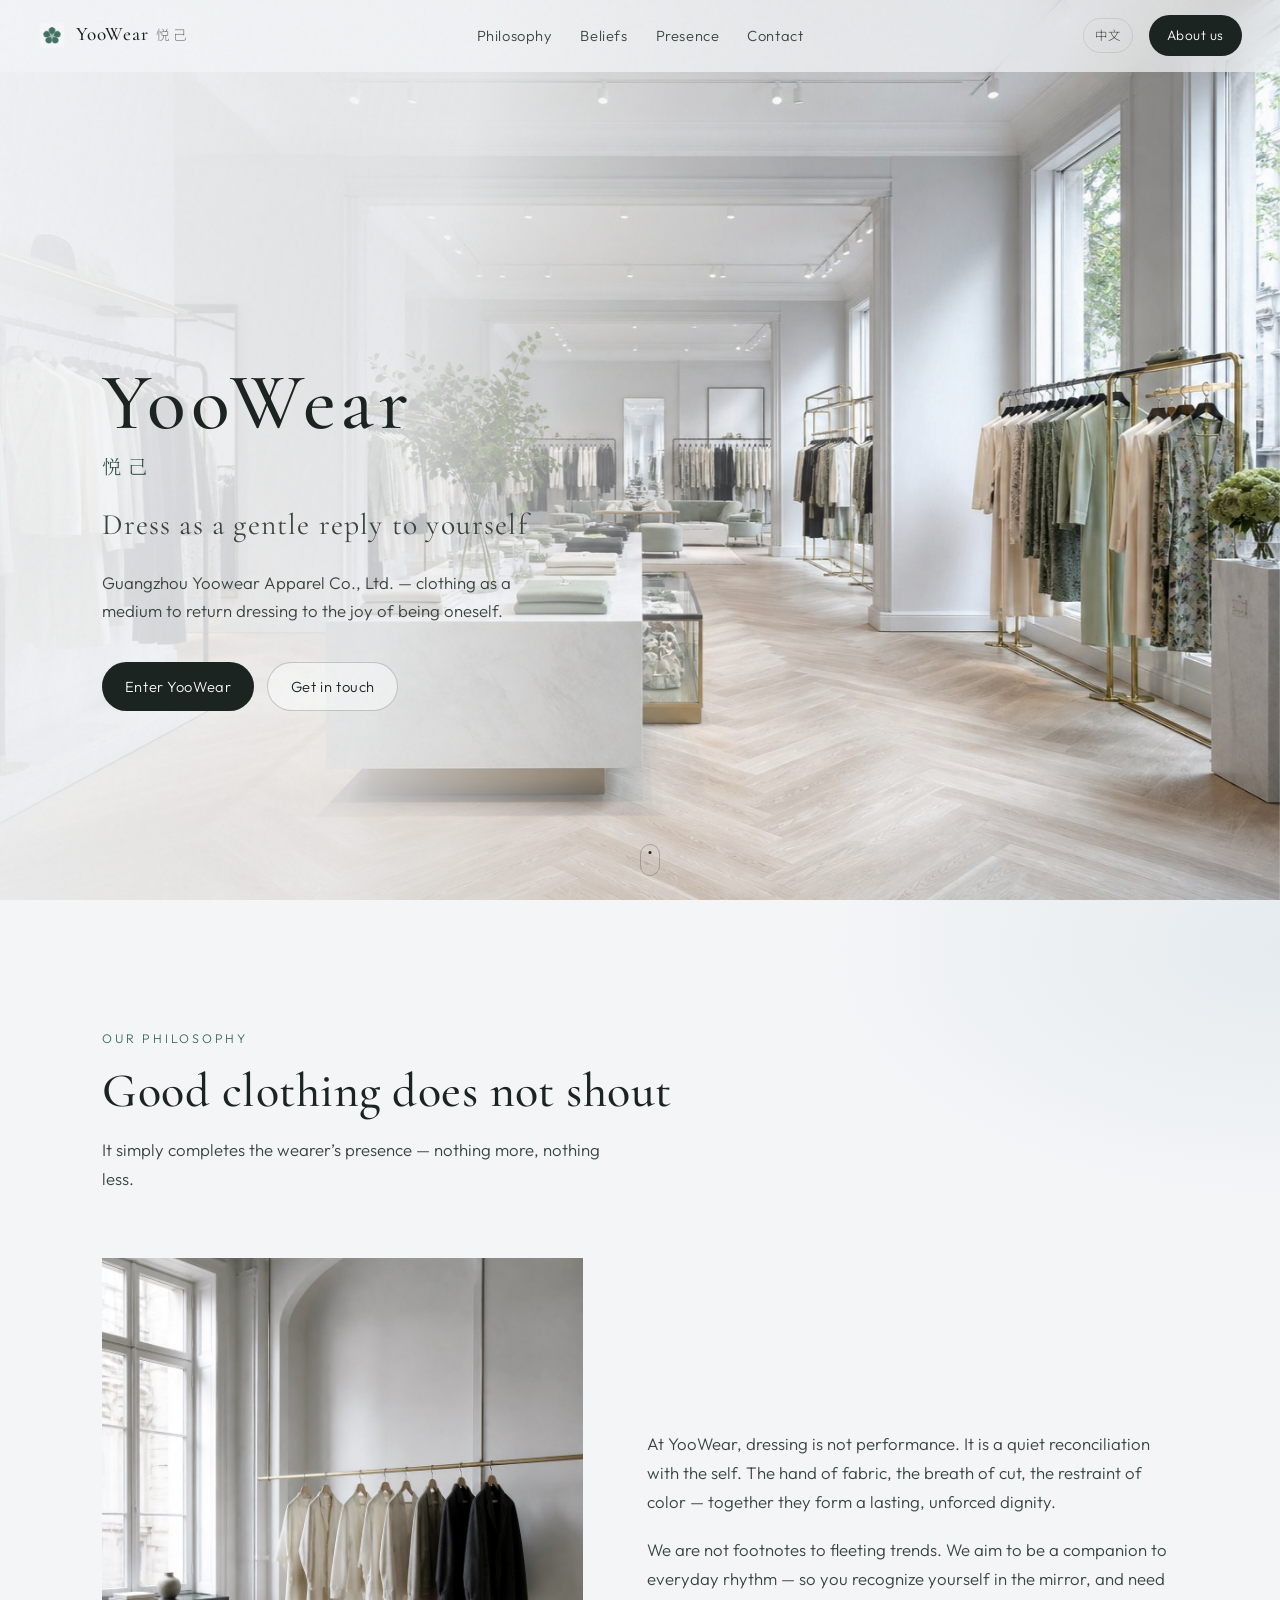
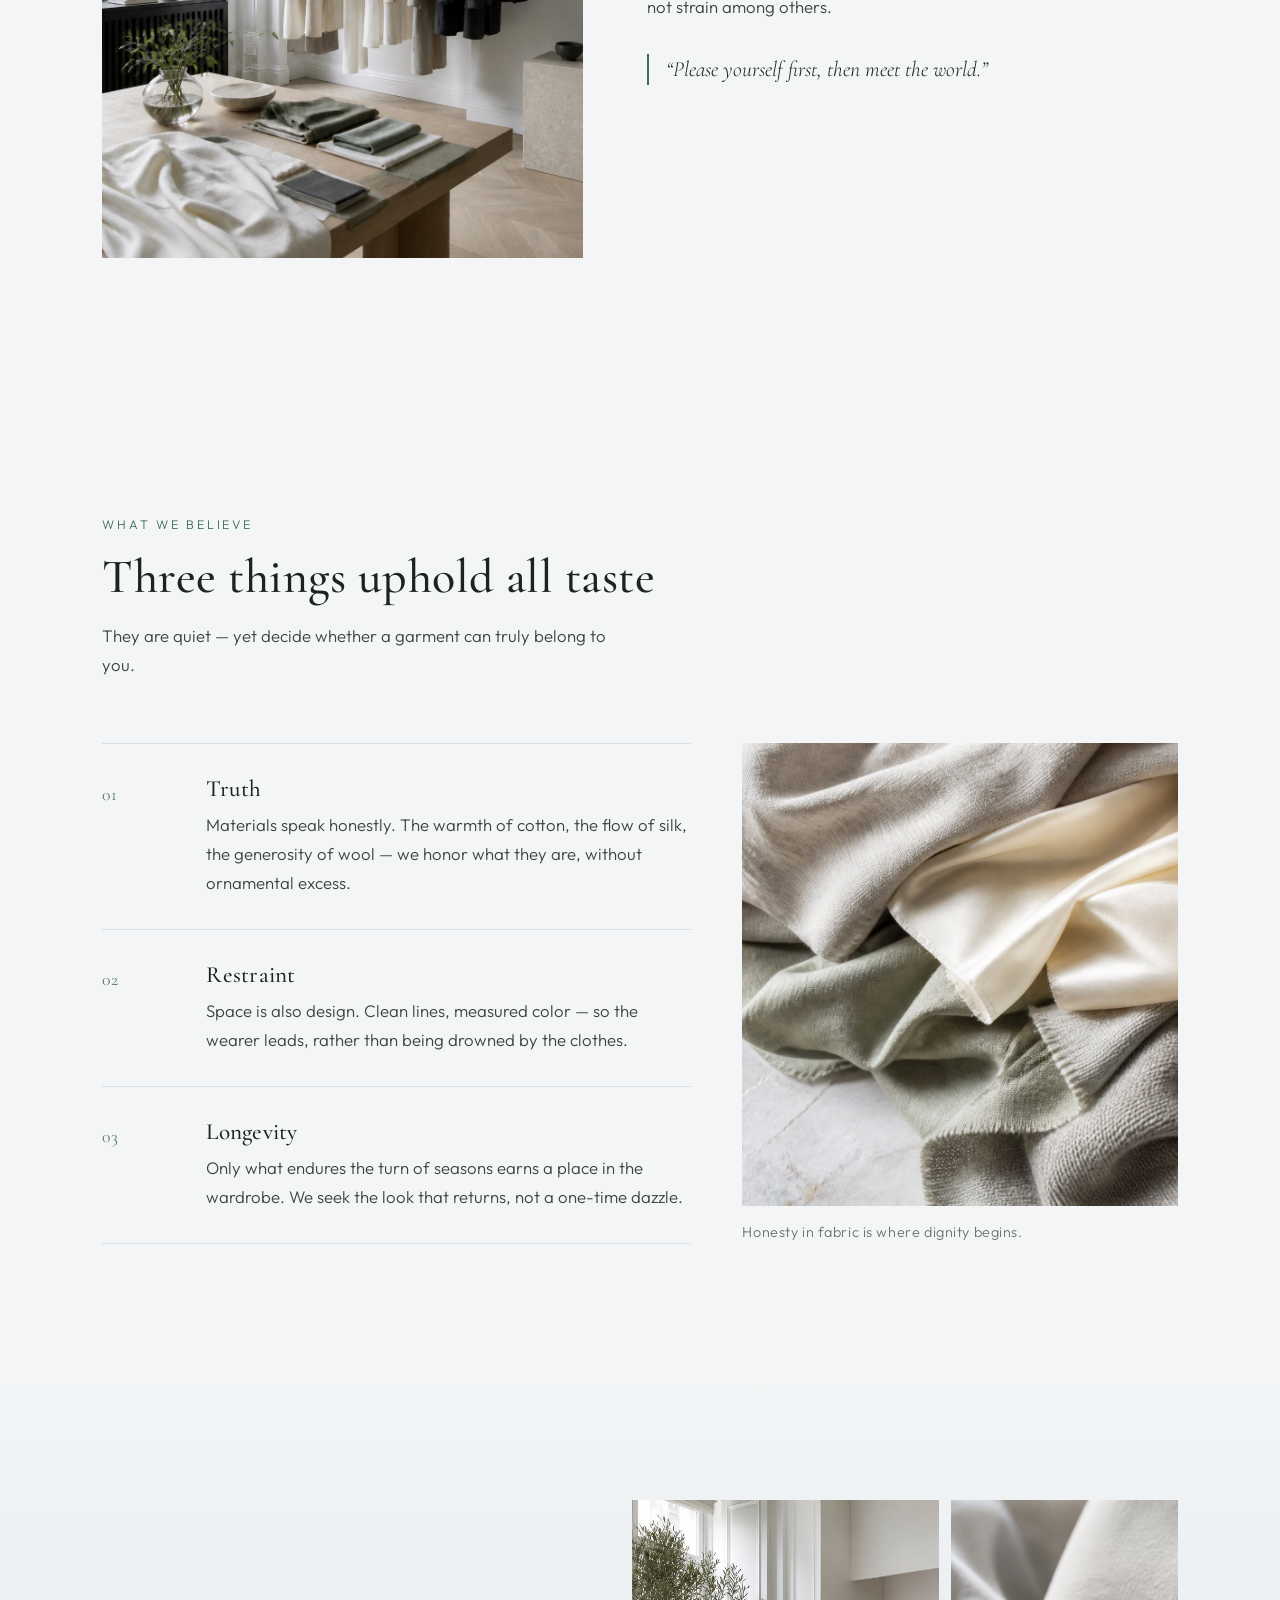
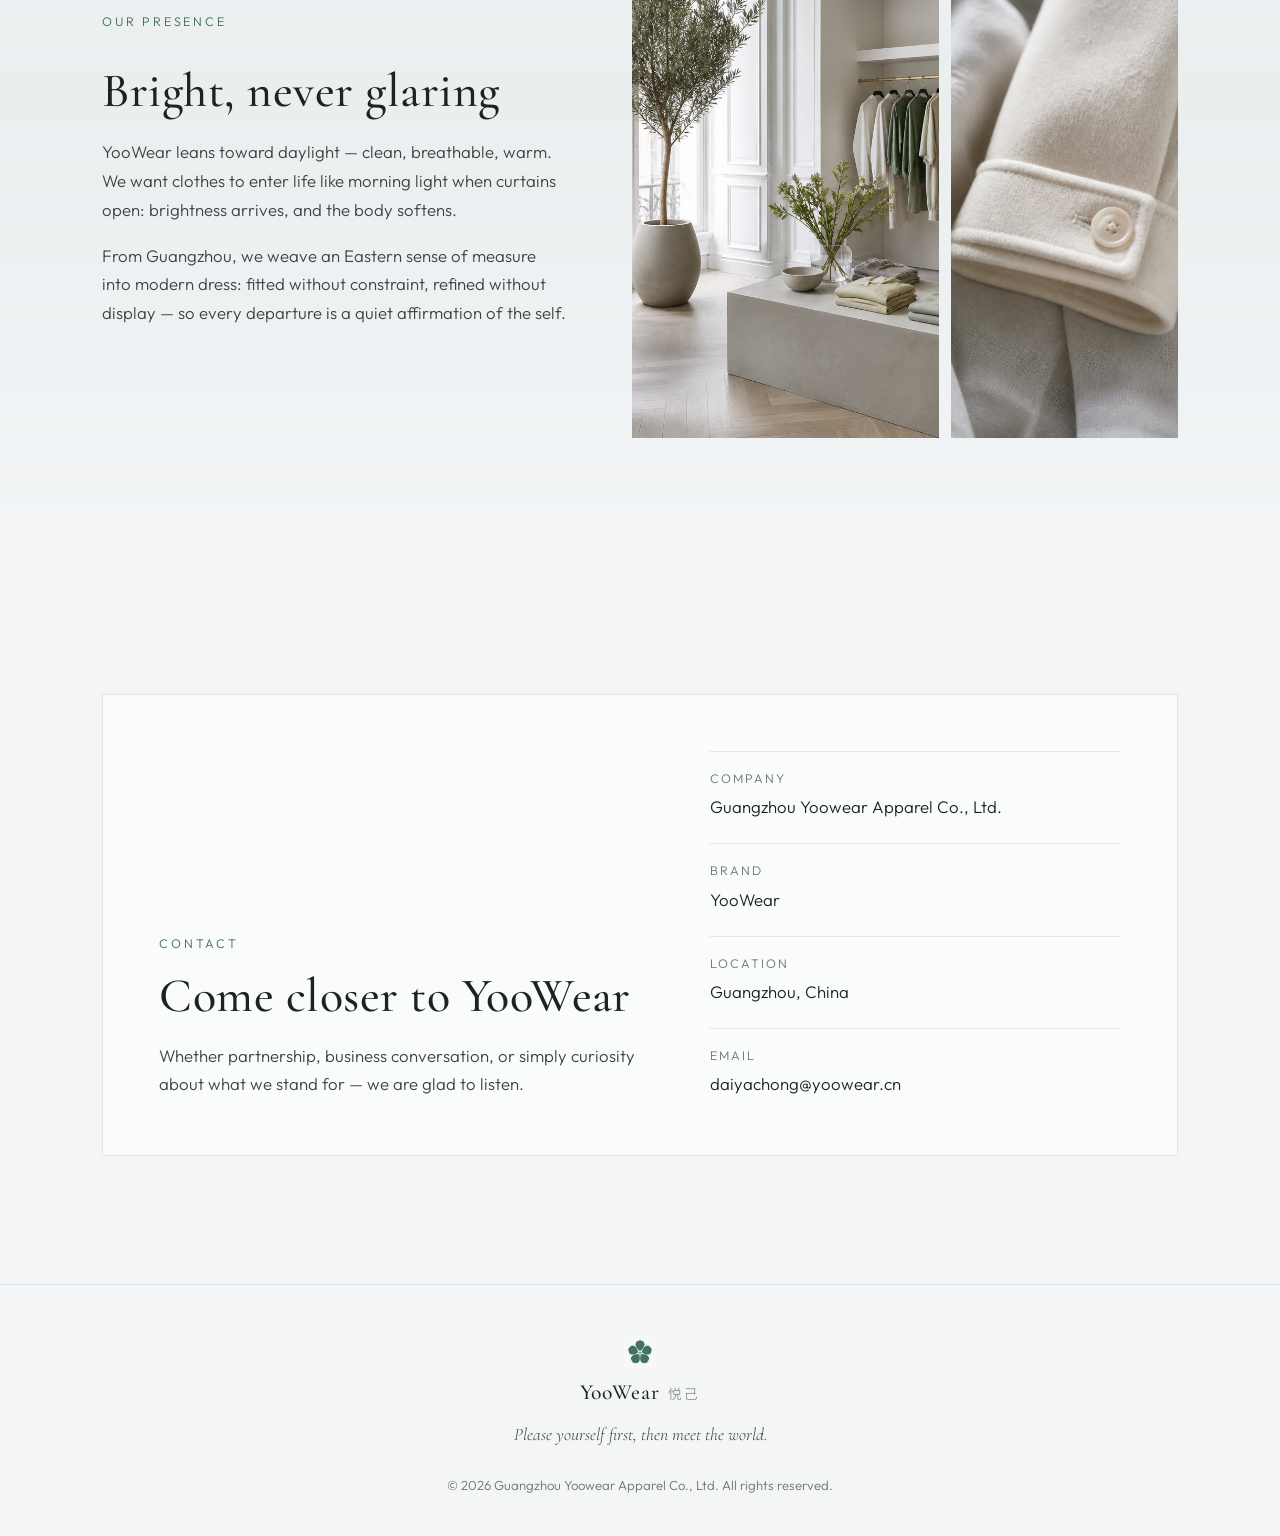
<file: index.html>
<!DOCTYPE html>
<html lang="zh-CN">
  <head>
    <meta charset="UTF-8" />
    <meta name="viewport" content="width=device-width, initial-scale=1.0" />
    <meta
      name="description"
      content="广州悦己服装有限公司（YooWear）——以衣为媒，让穿着回归悦己本心。"
    />
    <meta name="theme-color" content="#f3f5f7" />
    <meta property="og:title" content="YooWear 悦己 | 广州悦己服装有限公司" />
    <meta
      property="og:description"
      content="衣着，是对自己温柔的回应。Bright clothing philosophy from Guangzhou."
    />
    <meta property="og:type" content="website" />
    <meta property="og:image" content="assets/images/hero.jpg" />
    <link rel="icon" type="image/png" href="assets/favicon.png" />
    <link rel="preconnect" href="https://fonts.googleapis.com" />
    <link rel="preconnect" href="https://fonts.gstatic.com" crossorigin />
    <link
      href="https://fonts.googleapis.com/css2?family=Cormorant+Garamond:ital,wght@0,400;0,500;0,600;1,400&family=Noto+Sans+SC:wght@300;400;500&family=Noto+Serif+SC:wght@400;500;600&family=Outfit:wght@300;400;500&display=swap"
      rel="stylesheet"
    />
    <link rel="stylesheet" href="css/styles.css" />
    <title>YooWear 悦己 | 广州悦己服装有限公司</title>
  </head>
  <body>
    <div class="noise" aria-hidden="true"></div>

    <header class="site-header" id="top">
      <a class="brand" href="#top" aria-label="YooWear">
        <img class="brand-mark-img" src="assets/mark.png" alt="" width="64" height="64" />
        <span class="brand-text">
          <span class="brand-en">YooWear</span>
          <span class="brand-zh" data-i18n="brand.zh">悦己</span>
        </span>
      </a>
      <nav class="nav" aria-label="Primary">
        <a href="#philosophy" data-i18n="nav.philosophy">理念</a>
        <a href="#beliefs" data-i18n="nav.beliefs">信念</a>
        <a href="#presence" data-i18n="nav.presence">姿态</a>
        <a href="#contact" data-i18n="nav.contact">联络</a>
      </nav>
      <div class="header-actions">
        <button
          type="button"
          class="lang-switch"
          id="langSwitch"
          aria-label="Switch language"
        >
          <span data-lang-label>EN</span>
        </button>
        <a class="header-cta" href="#contact" data-i18n="nav.cta">了解我们</a>
      </div>
      <button
        type="button"
        class="menu-toggle"
        id="menuToggle"
        aria-expanded="false"
        aria-controls="mobileNav"
        aria-label="Menu"
      >
        <span></span><span></span>
      </button>
    </header>

    <div class="mobile-nav" id="mobileNav" hidden>
      <a href="#philosophy" data-i18n="nav.philosophy">理念</a>
      <a href="#beliefs" data-i18n="nav.beliefs">信念</a>
      <a href="#presence" data-i18n="nav.presence">姿态</a>
      <a href="#contact" data-i18n="nav.contact">联络</a>
      <button type="button" class="lang-switch mobile" id="langSwitchMobile">
        <span data-lang-label>EN</span>
      </button>
    </div>

    <main>
      <section class="hero" aria-label="Hero">
        <div class="hero-media">
          <img
            src="assets/images/hero.jpg"
            alt=""
            width="1920"
            height="1280"
            fetchpriority="high"
          />
          <div class="hero-veil" aria-hidden="true"></div>
        </div>
        <div class="hero-content">
          <p class="hero-brand">YooWear</p>
          <p class="hero-brand-zh" data-i18n="brand.zh">悦己</p>
          <h1 data-i18n="hero.title">衣着，是对自己温柔的回应</h1>
          <p class="hero-lead" data-i18n="hero.lead">
            广州悦己服装有限公司，以衣为媒，让穿着回归悦己本心。
          </p>
          <div class="hero-actions">
            <a class="btn btn-primary" href="#philosophy" data-i18n="hero.cta">走进悦己</a>
            <a class="btn btn-ghost" href="#contact" data-i18n="hero.secondary">与我们联络</a>
          </div>
        </div>
        <a class="scroll-hint" href="#philosophy" aria-hidden="true">
          <span></span>
        </a>
      </section>

      <section class="section philosophy" id="philosophy">
        <div class="section-intro">
          <p class="eyebrow" data-i18n="philosophy.eyebrow">我们的理念</p>
          <h2 data-i18n="philosophy.title">好的服装不喧哗</h2>
          <p class="section-lead" data-i18n="philosophy.lead">
            它只恰到好处地成就穿着者的气场——不多一分，也不少一分。
          </p>
        </div>
        <div class="philosophy-grid">
          <figure class="philosophy-visual reveal">
            <img
              src="assets/images/atelier.jpg"
              alt=""
              width="1400"
              height="933"
              loading="lazy"
            />
          </figure>
          <div class="philosophy-copy reveal">
            <p data-i18n="philosophy.p1">
              悦己相信，穿衣不是表演，而是日常里与自我的一次次和解。面料的触感、版型的呼吸、色彩的克制，共同构成一种安静而持久的体面。
            </p>
            <p data-i18n="philosophy.p2">
              我们不做短暂的潮流注脚，而愿成为陪伴生活节奏的衣着伙伴——让人在镜前认出自己，在人群中不必用力。
            </p>
            <blockquote data-i18n="philosophy.quote">
              「先悦己，再示人。」
            </blockquote>
          </div>
        </div>
      </section>

      <section class="section beliefs" id="beliefs">
        <div class="section-intro">
          <p class="eyebrow" data-i18n="beliefs.eyebrow">我们相信</p>
          <h2 data-i18n="beliefs.title">三件事，撑起全部审美</h2>
          <p class="section-lead" data-i18n="beliefs.lead">
            它们不响亮，却决定一件衣服能否真正属于你。
          </p>
        </div>
        <div class="beliefs-body">
        <ol class="belief-list">
          <li class="belief reveal">
            <span class="belief-index">01</span>
            <div>
              <h3 data-i18n="beliefs.b1.title">本真</h3>
              <p data-i18n="beliefs.b1.text">
                材质如实说话。棉的温度、丝的流动、羊毛的包容——我们尊重它们本来的样子，不堆砌多余的装饰。
              </p>
            </div>
          </li>
          <li class="belief reveal">
            <span class="belief-index">02</span>
            <div>
              <h3 data-i18n="beliefs.b2.title">克制</h3>
              <p data-i18n="beliefs.b2.text">
                留白也是设计。线条干净，色彩节制，让穿着者成为主角，而不是被衣服淹没。
              </p>
            </div>
          </li>
          <li class="belief reveal">
            <span class="belief-index">03</span>
            <div>
              <h3 data-i18n="beliefs.b3.title">长久</h3>
              <p data-i18n="beliefs.b3.text">
                经得起季节轮转的，才配得上衣柜里的位置。我们追求可反复穿着的耐看，而非一次性的惊艳。
              </p>
            </div>
          </li>
        </ol>
        <figure class="beliefs-visual reveal">
          <img
            src="assets/images/fabric.jpg"
            alt=""
            width="1400"
            height="933"
            loading="lazy"
          />
          <figcaption data-i18n="beliefs.caption">
            面料的诚实，是一切体面的起点。
          </figcaption>
        </figure>
        </div>
      </section>

      <section class="section presence" id="presence">
        <div class="presence-layout">
          <div class="presence-copy reveal">
            <p class="eyebrow" data-i18n="presence.eyebrow">我们的姿态</p>
            <h2 data-i18n="presence.title">明亮，却不刺眼</h2>
            <p data-i18n="presence.p1">
              悦己的审美倾向日光——干净、透气、带着温度。我们希望衣服走进生活时，像清晨拉开窗帘的那一刻：光线进来，人也松弛下来。
            </p>
            <p data-i18n="presence.p2">
              从广州出发，我们把东方对「分寸」的理解织进现代衣着：合身而不局促，讲究而不张扬，让每一次出门，都是对自我的轻轻肯定。
            </p>
          </div>
          <div class="presence-gallery">
            <figure class="reveal">
              <img
                src="assets/images/space.jpg"
                alt=""
                width="1400"
                height="933"
                loading="lazy"
              />
            </figure>
            <figure class="reveal">
              <img
                src="assets/images/detail.jpg"
                alt=""
                width="1200"
                height="800"
                loading="lazy"
              />
            </figure>
          </div>
        </div>
      </section>

      <section class="section contact" id="contact">
        <div class="contact-panel reveal">
          <div class="contact-copy">
            <p class="eyebrow" data-i18n="contact.eyebrow">联络</p>
            <h2 data-i18n="contact.title">欢迎走近悦己</h2>
            <p class="section-lead" data-i18n="contact.lead">
              无论是品牌合作、商务洽谈，或只是想了解我们在坚持什么——我们乐于倾听。
            </p>
          </div>
          <dl class="contact-details">
            <div>
              <dt data-i18n="contact.company">公司</dt>
              <dd data-i18n="contact.companyValue">广州悦己服装有限公司</dd>
            </div>
            <div>
              <dt data-i18n="contact.brand">品牌</dt>
              <dd>YooWear</dd>
            </div>
            <div>
              <dt data-i18n="contact.location">所在地</dt>
              <dd data-i18n="contact.locationValue">中国 · 广州</dd>
            </div>
            <div>
              <dt data-i18n="contact.email">邮箱</dt>
              <dd>
                <a href="mailto:daiyachong@yoowear.cn">daiyachong@yoowear.cn</a>
              </dd>
            </div>
          </dl>
        </div>
      </section>
    </main>

    <footer class="site-footer">
      <div class="footer-brand">
        <img class="footer-mark" src="assets/mark.png" alt="" width="64" height="64" />
        <div class="footer-brand-text">
          <span class="brand-en">YooWear</span>
          <span class="brand-zh" data-i18n="brand.zh">悦己</span>
        </div>
      </div>
      <p class="footer-tagline" data-i18n="footer.tagline">
        先悦己，再示人。
      </p>
      <p class="footer-copy">
        <span data-i18n="footer.rights">© 2026 广州悦己服装有限公司 保留所有权利</span>
      </p>
    </footer>

    <script src="js/i18n.js"></script>
    <script src="js/main.js"></script>
  </body>
</html>
</file>
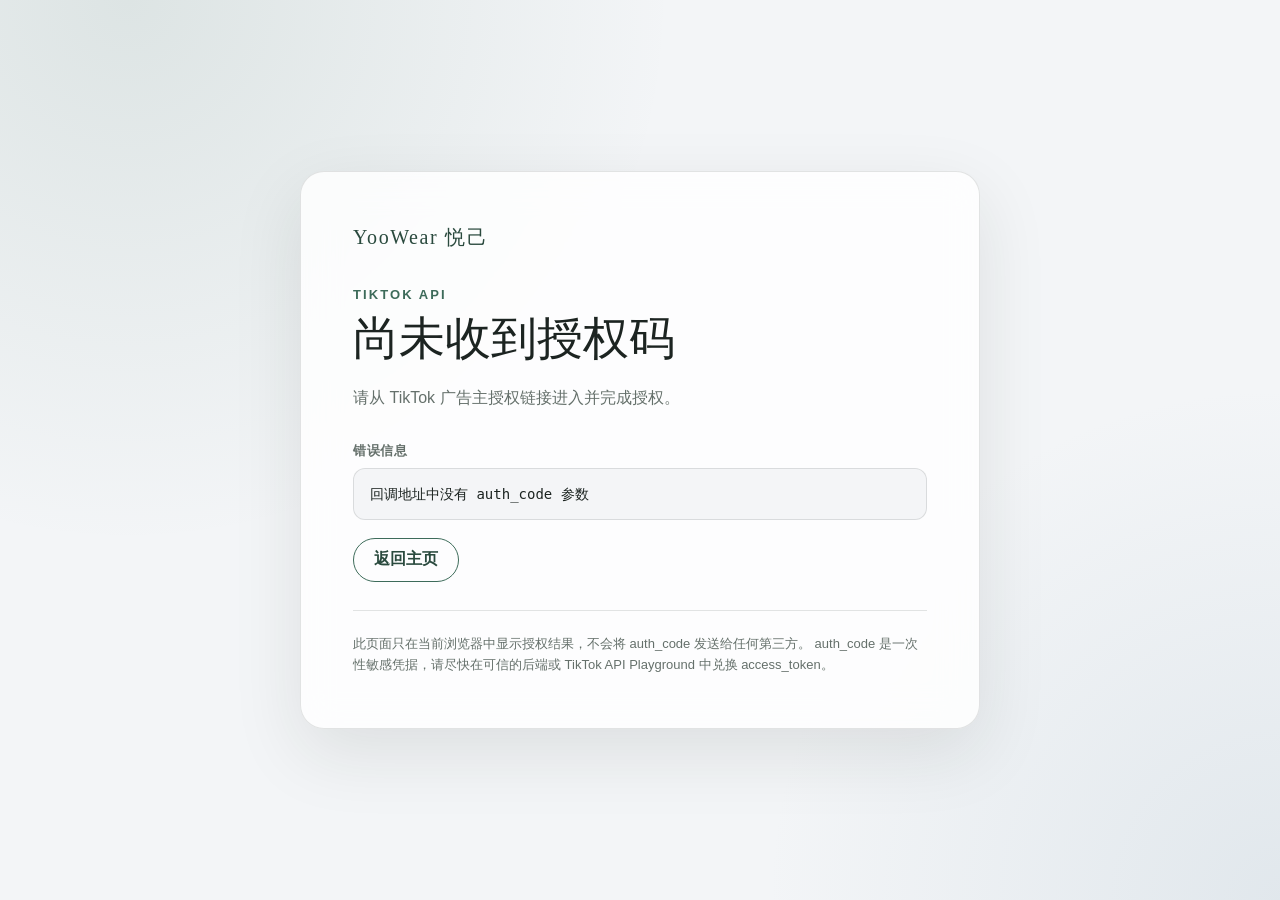
<file: tiktok/callback.html>
<!doctype html>
<html lang="zh-CN">
  <head>
    <meta charset="utf-8" />
    <meta name="viewport" content="width=device-width, initial-scale=1" />
    <meta name="robots" content="noindex, nofollow, noarchive" />
    <meta name="referrer" content="no-referrer" />
    <meta name="theme-color" content="#f3f5f7" />
    <meta
      http-equiv="Content-Security-Policy"
      content="default-src 'none'; img-src 'self'; style-src 'unsafe-inline'; script-src 'unsafe-inline'; connect-src 'none'; base-uri 'none'; form-action 'none'"
    />
    <link rel="icon" type="image/png" href="../assets/favicon.png" />
    <title>TikTok 授权回调 | YooWear 悦己</title>
    <style>
      :root {
        color-scheme: light;
        --bg: #f3f5f7;
        --panel: rgba(255, 255, 255, 0.82);
        --ink: #1c2421;
        --muted: #65706b;
        --line: rgba(28, 36, 33, 0.12);
        --accent: #3d6b5a;
        --accent-dark: #2a4a3e;
        --success: #2f7258;
        --error: #a3453d;
      }

      * {
        box-sizing: border-box;
      }

      body {
        margin: 0;
        min-height: 100vh;
        display: grid;
        place-items: center;
        padding: 24px;
        color: var(--ink);
        background:
          radial-gradient(circle at 10% 0%, rgba(61, 107, 90, 0.12), transparent 34rem),
          radial-gradient(circle at 100% 100%, rgba(161, 183, 198, 0.22), transparent 32rem),
          var(--bg);
        font-family: -apple-system, BlinkMacSystemFont, "Segoe UI", "Noto Sans SC", sans-serif;
      }

      main {
        width: min(100%, 680px);
        padding: clamp(28px, 6vw, 52px);
        background: var(--panel);
        border: 1px solid var(--line);
        border-radius: 24px;
        box-shadow: 0 24px 70px rgba(28, 36, 33, 0.1);
        backdrop-filter: blur(18px);
      }

      .brand {
        margin: 0 0 36px;
        color: var(--accent-dark);
        font-family: Georgia, "Noto Serif SC", serif;
        font-size: 20px;
        letter-spacing: 0.08em;
      }

      .eyebrow {
        margin: 0 0 10px;
        color: var(--accent);
        font-size: 13px;
        font-weight: 600;
        letter-spacing: 0.16em;
        text-transform: uppercase;
      }

      h1 {
        margin: 0;
        font-family: Georgia, "Noto Serif SC", serif;
        font-size: clamp(30px, 6vw, 46px);
        font-weight: 500;
        line-height: 1.18;
      }

      .message {
        margin: 18px 0 0;
        color: var(--muted);
        font-size: 16px;
        line-height: 1.7;
      }

      .result {
        display: none;
        margin-top: 30px;
      }

      .result.visible {
        display: block;
      }

      label {
        display: block;
        margin: 18px 0 8px;
        color: var(--muted);
        font-size: 13px;
        font-weight: 600;
        letter-spacing: 0.04em;
      }

      textarea,
      output {
        width: 100%;
        display: block;
        padding: 14px 16px;
        overflow-wrap: anywhere;
        color: var(--ink);
        background: rgba(243, 245, 247, 0.92);
        border: 1px solid var(--line);
        border-radius: 12px;
        font: 14px/1.6 ui-monospace, SFMono-Regular, Menlo, Consolas, monospace;
      }

      textarea {
        min-height: 118px;
        resize: vertical;
      }

      .actions {
        display: flex;
        flex-wrap: wrap;
        gap: 12px;
        margin-top: 18px;
      }

      button,
      .home-link {
        min-height: 44px;
        display: inline-flex;
        align-items: center;
        justify-content: center;
        padding: 0 20px;
        border: 1px solid var(--accent);
        border-radius: 999px;
        font: inherit;
        font-weight: 600;
        text-decoration: none;
        cursor: pointer;
      }

      button {
        color: white;
        background: var(--accent);
      }

      button:hover {
        background: var(--accent-dark);
      }

      button:focus-visible,
      .home-link:focus-visible {
        outline: 3px solid rgba(61, 107, 90, 0.24);
        outline-offset: 3px;
      }

      .home-link {
        color: var(--accent-dark);
        background: transparent;
      }

      .notice {
        margin: 28px 0 0;
        padding-top: 22px;
        color: var(--muted);
        border-top: 1px solid var(--line);
        font-size: 13px;
        line-height: 1.65;
      }

      .success {
        color: var(--success);
      }

      .error {
        color: var(--error);
      }

      @media (max-width: 520px) {
        body {
          padding: 14px;
        }

        main {
          padding: 28px 22px;
          border-radius: 18px;
        }

        .actions > * {
          width: 100%;
        }
      }
    </style>
  </head>
  <body>
    <main>
      <p class="brand">YooWear 悦己</p>
      <p class="eyebrow">TikTok API</p>
      <h1 id="title">正在处理授权结果</h1>
      <p class="message" id="message" role="status" aria-live="polite">
        正在读取 TikTok 返回的信息……
      </p>

      <section class="result" id="successResult" aria-labelledby="authCodeLabel">
        <label id="authCodeLabel" for="authCode">auth_code</label>
        <textarea id="authCode" readonly spellcheck="false"></textarea>

        <label for="stateValue">state</label>
        <output id="stateValue">未提供</output>

        <div class="actions">
          <button type="button" id="copyButton">复制 auth_code</button>
          <a class="home-link" href="../">返回主页</a>
        </div>
      </section>

      <section class="result" id="errorResult">
        <label>错误信息</label>
        <output id="errorValue"></output>
        <div class="actions">
          <a class="home-link" href="../">返回主页</a>
        </div>
      </section>

      <p class="notice">
        此页面只在当前浏览器中显示授权结果，不会将 auth_code 发送给任何第三方。
        auth_code 是一次性敏感凭据，请尽快在可信的后端或 TikTok API Playground 中兑换 access_token。
      </p>
    </main>

    <script>
      (() => {
        const params = new URLSearchParams(window.location.search);
        const authCode = params.get("auth_code");
        const state = params.get("state");
        const error = params.get("error");
        const errorDescription = params.get("error_description");

        const title = document.getElementById("title");
        const message = document.getElementById("message");
        const successResult = document.getElementById("successResult");
        const errorResult = document.getElementById("errorResult");
        const authCodeField = document.getElementById("authCode");
        const stateValue = document.getElementById("stateValue");
        const copyButton = document.getElementById("copyButton");

        if (authCode) {
          title.textContent = "TikTok 授权成功";
          message.textContent = "已收到授权码，请复制后尽快兑换 access_token。";
          message.classList.add("success");
          authCodeField.value = authCode;
          stateValue.textContent = state || "未提供";
          successResult.classList.add("visible");

          copyButton.addEventListener("click", async () => {
            try {
              await navigator.clipboard.writeText(authCode);
            } catch {
              authCodeField.focus();
              authCodeField.select();
              document.execCommand("copy");
            }

            copyButton.textContent = "已复制";
            window.setTimeout(() => {
              copyButton.textContent = "复制 auth_code";
            }, 1800);
          });
          return;
        }

        title.textContent = error ? "TikTok 授权未完成" : "尚未收到授权码";
        message.textContent = error
          ? "TikTok 返回了错误，请检查授权操作后重试。"
          : "请从 TikTok 广告主授权链接进入并完成授权。";
        if (error) {
          message.classList.add("error");
        }
        document.getElementById("errorValue").textContent =
          errorDescription || error || "回调地址中没有 auth_code 参数";
        errorResult.classList.add("visible");
      })();
    </script>
  </body>
</html>
</file>
<file: css/styles.css>
:root {
  --bg: #f3f5f7;
  --bg-elevated: #fafbfc;
  --ink: #1c2421;
  --ink-soft: #3a4540;
  --muted: #6b7570;
  --line: rgba(28, 36, 33, 0.1);
  --accent: #3d6b5a;
  --accent-deep: #2a4a3e;
  --accent-mist: rgba(61, 107, 90, 0.12);
  --hero-veil: linear-gradient(
    105deg,
    rgba(243, 245, 247, 0.94) 0%,
    rgba(243, 245, 247, 0.78) 38%,
    rgba(243, 245, 247, 0.18) 68%,
    rgba(243, 245, 247, 0.05) 100%
  );
  --serif-en: "Cormorant Garamond", "Noto Serif SC", Georgia, serif;
  --serif-zh: "Noto Serif SC", "Cormorant Garamond", serif;
  --sans: "Outfit", "Noto Sans SC", sans-serif;
  --sans-zh: "Noto Sans SC", "Outfit", sans-serif;
  --ease: cubic-bezier(0.22, 1, 0.36, 1);
  --header-h: 4.5rem;
  --space: clamp(1.25rem, 3vw, 2.5rem);
  --max: 72rem;
}

*,
*::before,
*::after {
  box-sizing: border-box;
}

html {
  scroll-behavior: smooth;
}

body {
  margin: 0;
  min-height: 100vh;
  color: var(--ink);
  background:
    radial-gradient(1200px 600px at 10% -10%, rgba(61, 107, 90, 0.07), transparent 55%),
    radial-gradient(900px 500px at 100% 20%, rgba(180, 198, 210, 0.22), transparent 50%),
    var(--bg);
  font-family: var(--sans-zh);
  font-weight: 300;
  font-size: 1.05rem;
  line-height: 1.7;
  -webkit-font-smoothing: antialiased;
  text-rendering: optimizeLegibility;
}

body[data-lang="en"] {
  font-family: var(--sans);
}

img {
  display: block;
  max-width: 100%;
  height: auto;
}

a {
  color: inherit;
  text-decoration: none;
}

button {
  font: inherit;
  color: inherit;
  background: none;
  border: 0;
  cursor: pointer;
}

h1,
h2,
h3 {
  margin: 0;
  font-weight: 500;
  line-height: 1.2;
  letter-spacing: 0.01em;
}

body[data-lang="zh"] h1,
body[data-lang="zh"] h2,
body[data-lang="zh"] h3,
body[data-lang="zh"] .brand-zh,
body[data-lang="zh"] blockquote {
  font-family: var(--serif-zh);
}

body[data-lang="en"] h1,
body[data-lang="en"] h2,
body[data-lang="en"] h3,
body[data-lang="en"] blockquote {
  font-family: var(--serif-en);
}

p {
  margin: 0;
}

.noise {
  pointer-events: none;
  position: fixed;
  inset: 0;
  z-index: 80;
  opacity: 0.035;
  mix-blend-mode: multiply;
  background-image: url("data:image/svg+xml,%3Csvg viewBox='0 0 200 200' xmlns='http://www.w3.org/2000/svg'%3E%3Cfilter id='n'%3E%3CfeTurbulence type='fractalNoise' baseFrequency='0.85' numOctaves='4' stitchTiles='stitch'/%3E%3C/filter%3E%3Crect width='100%25' height='100%25' filter='url(%23n)'/%3E%3C/svg%3E");
}

/* Header */
.site-header {
  position: fixed;
  inset: 0 0 auto;
  z-index: 50;
  display: grid;
  grid-template-columns: 1fr auto 1fr;
  align-items: center;
  height: var(--header-h);
  padding: 0 var(--space);
  background: rgba(243, 245, 247, 0.72);
  backdrop-filter: blur(14px);
  -webkit-backdrop-filter: blur(14px);
  border-bottom: 1px solid transparent;
  transition: border-color 0.4s var(--ease), background 0.4s var(--ease);
}

.site-header.is-scrolled {
  border-bottom-color: var(--line);
  background: rgba(243, 245, 247, 0.9);
}

.brand {
  display: inline-flex;
  align-items: center;
  gap: 0.65rem;
  justify-self: start;
}

.brand-mark-img {
  display: block;
  width: 1.7rem;
  height: 1.7rem;
  object-fit: contain;
  flex-shrink: 0;
}

.brand-logo {
  display: block;
  height: 2.25rem;
  width: auto;
  object-fit: contain;
}

.brand-mark {
  width: 0.65rem;
  height: 0.65rem;
  border-radius: 50%;
  background: var(--accent);
  box-shadow: 0 0 0 4px var(--accent-mist);
}

.brand-text {
  display: flex;
  align-items: baseline;
  gap: 0.5rem;
}

.brand-en {
  font-family: var(--serif-en);
  font-size: 1.2rem;
  font-weight: 500;
  letter-spacing: 0.04em;
  line-height: 1;
}

.brand-zh {
  font-size: 0.85rem;
  color: var(--muted);
  letter-spacing: 0.18em;
}

.nav {
  display: none;
  gap: 1.75rem;
}

.nav a,
.mobile-nav a {
  position: relative;
  font-size: 0.92rem;
  letter-spacing: 0.04em;
  color: var(--ink-soft);
  transition: color 0.25s var(--ease);
}

.nav a::after {
  content: "";
  position: absolute;
  left: 0;
  right: 0;
  bottom: -0.35rem;
  height: 1px;
  background: var(--accent);
  transform: scaleX(0);
  transform-origin: left;
  transition: transform 0.35s var(--ease);
}

.nav a:hover,
.mobile-nav a:hover {
  color: var(--ink);
}

.nav a:hover::after {
  transform: scaleX(1);
}

.header-actions {
  display: none;
  align-items: center;
  gap: 1rem;
  justify-self: end;
}

.lang-switch {
  min-width: 2.75rem;
  padding: 0.35rem 0.65rem;
  border: 1px solid var(--line);
  border-radius: 999px;
  font-size: 0.78rem;
  letter-spacing: 0.12em;
  color: var(--ink-soft);
  transition: border-color 0.25s var(--ease), color 0.25s var(--ease),
    background 0.25s var(--ease);
}

.lang-switch:hover {
  border-color: var(--accent);
  color: var(--accent-deep);
  background: var(--accent-mist);
}

.header-cta {
  padding: 0.55rem 1.1rem;
  border-radius: 999px;
  background: var(--ink);
  color: var(--bg-elevated);
  font-size: 0.85rem;
  letter-spacing: 0.04em;
  transition: background 0.25s var(--ease), transform 0.25s var(--ease);
}

.header-cta:hover {
  background: var(--accent-deep);
  transform: translateY(-1px);
}

.menu-toggle {
  justify-self: end;
  width: 2.5rem;
  height: 2.5rem;
  display: grid;
  place-content: center;
  gap: 6px;
}

.menu-toggle span {
  display: block;
  width: 1.25rem;
  height: 1.5px;
  background: var(--ink);
  transition: transform 0.3s var(--ease);
}

.menu-toggle[aria-expanded="true"] span:first-child {
  transform: translateY(3.75px) rotate(45deg);
}

.menu-toggle[aria-expanded="true"] span:last-child {
  transform: translateY(-3.75px) rotate(-45deg);
}

.mobile-nav {
  position: fixed;
  inset: var(--header-h) 0 auto;
  z-index: 45;
  display: grid;
  gap: 1.25rem;
  padding: 1.5rem var(--space) 2rem;
  background: rgba(250, 251, 252, 0.97);
  border-bottom: 1px solid var(--line);
  transform-origin: top;
  animation: drop 0.35s var(--ease);
}

.mobile-nav[hidden] {
  display: none;
}

.mobile-nav .lang-switch {
  justify-self: start;
  margin-top: 0.5rem;
}

@keyframes drop {
  from {
    opacity: 0;
    transform: translateY(-8px);
  }
  to {
    opacity: 1;
    transform: translateY(0);
  }
}

/* Hero */
.hero {
  position: relative;
  min-height: 100svh;
  display: grid;
  align-items: end;
  overflow: hidden;
}

.hero-media {
  position: absolute;
  inset: 0;
}

.hero-media img {
  width: 100%;
  height: 100%;
  object-fit: cover;
  object-position: 55% center;
  transform: scale(1.04);
  animation: heroZoom 18s var(--ease) forwards;
}

.hero-veil {
  position: absolute;
  inset: 0;
  background: var(--hero-veil);
}

.hero-content {
  position: relative;
  z-index: 2;
  width: min(100%, var(--max));
  margin: 0 auto;
  padding: calc(var(--header-h) + 4rem) var(--space) 5.5rem;
  max-width: 38rem;
  margin-left: max(var(--space), calc((100% - var(--max)) / 2));
}

.hero-brand {
  margin-bottom: 0.35rem;
  font-family: var(--serif-en);
  font-size: clamp(2.6rem, 7vw, 5rem);
  font-weight: 500;
  letter-spacing: 0.06em;
  line-height: 1.05;
  color: var(--ink);
  opacity: 0;
  animation: rise 0.9s var(--ease) 0.15s forwards;
}

.hero-brand-zh {
  margin-bottom: 1.35rem;
  font-family: var(--serif-zh);
  font-size: clamp(1rem, 2vw, 1.2rem);
  letter-spacing: 0.35em;
  color: var(--accent-deep);
  opacity: 0;
  animation: rise 0.9s var(--ease) 0.22s forwards;
}

.hero h1 {
  font-size: clamp(1.35rem, 2.8vw, 1.85rem);
  font-weight: 400;
  line-height: 1.45;
  letter-spacing: 0.04em;
  color: var(--ink-soft);
  max-width: 28rem;
  opacity: 0;
  animation: rise 1s var(--ease) 0.28s forwards;
}

body[data-lang="zh"] .hero h1 {
  letter-spacing: 0.12em;
}

.hero-lead {
  margin-top: 1.35rem;
  max-width: 28rem;
  color: var(--ink-soft);
  font-size: 1.05rem;
  opacity: 0;
  animation: rise 1s var(--ease) 0.42s forwards;
}

.hero-actions {
  display: flex;
  flex-wrap: wrap;
  gap: 0.85rem;
  margin-top: 2.25rem;
  opacity: 0;
  animation: rise 1s var(--ease) 0.55s forwards;
}

.btn {
  display: inline-flex;
  align-items: center;
  justify-content: center;
  min-height: 2.85rem;
  padding: 0.7rem 1.4rem;
  border-radius: 999px;
  font-size: 0.92rem;
  letter-spacing: 0.04em;
  transition: transform 0.25s var(--ease), background 0.25s var(--ease),
    color 0.25s var(--ease), border-color 0.25s var(--ease);
}

.btn:hover {
  transform: translateY(-2px);
}

.btn-primary {
  background: var(--ink);
  color: #f7f8f9;
}

.btn-primary:hover {
  background: var(--accent-deep);
}

.btn-ghost {
  border: 1px solid rgba(28, 36, 33, 0.22);
  background: rgba(250, 251, 252, 0.55);
  backdrop-filter: blur(6px);
}

.btn-ghost:hover {
  border-color: var(--accent);
  color: var(--accent-deep);
}

.scroll-hint {
  position: absolute;
  left: 50%;
  bottom: 1.5rem;
  z-index: 2;
  width: 1.25rem;
  height: 2rem;
  border: 1px solid rgba(28, 36, 33, 0.25);
  border-radius: 999px;
  transform: translateX(-50%);
  opacity: 0;
  animation: rise 0.8s var(--ease) 1s forwards;
}

.scroll-hint span {
  position: absolute;
  left: 50%;
  top: 0.35rem;
  width: 3px;
  height: 3px;
  border-radius: 50%;
  background: var(--ink);
  transform: translateX(-50%);
  animation: scrollDot 1.6s var(--ease) infinite;
}

@keyframes heroZoom {
  to {
    transform: scale(1);
  }
}

@keyframes rise {
  from {
    opacity: 0;
    transform: translateY(18px);
  }
  to {
    opacity: 1;
    transform: translateY(0);
  }
}

@keyframes scrollDot {
  0% {
    opacity: 1;
    transform: translate(-50%, 0);
  }
  100% {
    opacity: 0;
    transform: translate(-50%, 12px);
  }
}

/* Sections */
.section {
  width: min(100%, var(--max));
  margin: 0 auto;
  padding: clamp(4.5rem, 10vw, 8rem) var(--space);
}

.section-intro {
  max-width: 38rem;
  margin-bottom: clamp(2.5rem, 6vw, 4rem);
}

.eyebrow {
  margin-bottom: 0.85rem;
  font-size: 0.78rem;
  letter-spacing: 0.22em;
  text-transform: uppercase;
  color: var(--accent);
}

.section h2 {
  font-size: clamp(2rem, 4vw, 3rem);
}

.section-lead {
  margin-top: 1rem;
  color: var(--ink-soft);
  max-width: 32rem;
}

/* Philosophy */
.philosophy-grid {
  display: grid;
  gap: clamp(1.75rem, 4vw, 3rem);
  align-items: center;
}

.philosophy-visual {
  margin: 0;
  overflow: hidden;
}

.philosophy-visual img {
  width: 100%;
  aspect-ratio: 4 / 5;
  object-fit: cover;
  filter: saturate(0.92) contrast(1.02);
  transition: transform 1.2s var(--ease);
}

.philosophy-visual:hover img {
  transform: scale(1.03);
}

.philosophy-copy {
  display: grid;
  gap: 1.25rem;
  color: var(--ink-soft);
}

.philosophy-copy blockquote {
  margin: 0.75rem 0 0;
  padding-left: 1.1rem;
  border-left: 2px solid var(--accent);
  color: var(--ink);
  font-size: 1.35rem;
  font-style: italic;
  line-height: 1.45;
}

/* Beliefs */
.beliefs-body {
  display: grid;
  gap: clamp(2rem, 4vw, 3.25rem);
  align-items: stretch;
}

.belief-list {
  list-style: none;
  margin: 0;
  padding: 0;
  display: grid;
  gap: 0;
  border-top: 1px solid var(--line);
}

.belief {
  display: grid;
  grid-template-columns: 3.5rem 1fr;
  gap: 1rem;
  padding: 1.75rem 0;
  border-bottom: 1px solid var(--line);
}

.belief-index {
  font-family: var(--serif-en);
  font-size: 1.1rem;
  color: var(--accent);
  letter-spacing: 0.06em;
  padding-top: 0.2rem;
}

.belief h3 {
  margin-bottom: 0.45rem;
  font-size: 1.45rem;
}

.belief p {
  color: var(--ink-soft);
  max-width: 38rem;
}

.beliefs-visual {
  margin: 0;
  position: relative;
  display: flex;
  flex-direction: column;
}

.beliefs-visual img {
  width: 100%;
  aspect-ratio: 4 / 3;
  object-fit: cover;
}

.beliefs-visual figcaption {
  margin-top: 0.85rem;
  flex-shrink: 0;
  font-size: 0.9rem;
  color: var(--muted);
  letter-spacing: 0.04em;
  max-width: 18rem;
}

/* Presence */
.presence {
  width: 100%;
  max-width: none;
  padding-left: 0;
  padding-right: 0;
  background:
    linear-gradient(180deg, transparent, rgba(61, 107, 90, 0.05) 40%, transparent),
    var(--bg);
}

.presence-layout {
  width: min(100%, var(--max));
  margin: 0 auto;
  padding: 0 var(--space);
  display: grid;
  gap: clamp(2rem, 5vw, 3.5rem);
  align-items: center;
}

.presence-copy {
  max-width: 32rem;
  display: grid;
  gap: 1.1rem;
}

.presence-copy p:not(.eyebrow) {
  color: var(--ink-soft);
}

.presence-gallery {
  display: grid;
  grid-template-columns: 1.15fr 0.85fr;
  gap: 0.75rem;
  align-items: stretch;
  min-height: clamp(18rem, 48vw, 28rem);
}

.presence-gallery figure {
  margin: 0;
  overflow: hidden;
  height: 100%;
}

.presence-gallery img {
  width: 100%;
  height: 100%;
  object-fit: cover;
  transition: transform 1.1s var(--ease);
}

.presence-gallery figure:hover img {
  transform: scale(1.03);
}

/* Contact */
.contact-panel {
  display: grid;
  gap: 2.5rem;
  padding: clamp(2rem, 5vw, 3.5rem);
  background: var(--bg-elevated);
  border: 1px solid var(--line);
}

.contact-details {
  margin: 0;
  display: grid;
  gap: 1.35rem;
}

.contact-details div {
  display: grid;
  gap: 0.25rem;
  padding-top: 1rem;
  border-top: 1px solid var(--line);
}

.contact-details dt {
  font-size: 0.78rem;
  letter-spacing: 0.16em;
  text-transform: uppercase;
  color: var(--muted);
}

.contact-details dd {
  margin: 0;
  font-size: 1.05rem;
}

.contact-details a {
  border-bottom: 1px solid transparent;
  transition: border-color 0.25s var(--ease), color 0.25s var(--ease);
}

.contact-details a:hover {
  color: var(--accent-deep);
  border-bottom-color: var(--accent);
}

/* Footer */
.site-footer {
  padding: 3rem var(--space) 2.5rem;
  border-top: 1px solid var(--line);
  text-align: center;
}

.footer-brand {
  display: inline-flex;
  flex-direction: column;
  align-items: center;
  gap: 0.7rem;
  margin-bottom: 0.85rem;
}

.footer-mark {
  display: block;
  width: 2.4rem;
  height: 2.4rem;
  object-fit: contain;
}

.footer-brand-text {
  display: flex;
  align-items: baseline;
  gap: 0.5rem;
}

.footer-brand-text .brand-en {
  font-size: 1.35rem;
}

.footer-logo {
  display: block;
  height: 3.5rem;
  width: auto;
  object-fit: contain;
}

.footer-tagline {
  color: var(--ink-soft);
  font-family: var(--serif-zh);
  font-size: 1.1rem;
  margin-bottom: 1.5rem;
}

body[data-lang="en"] .footer-tagline {
  font-family: var(--serif-en);
  font-style: italic;
}

.footer-copy {
  font-size: 0.82rem;
  color: var(--muted);
}

/* Reveal */
.reveal {
  opacity: 0;
  transform: translateY(24px);
  transition: opacity 0.85s var(--ease), transform 0.85s var(--ease);
}

.reveal.is-visible {
  opacity: 1;
  transform: translateY(0);
}

/* Desktop */
@media (min-width: 860px) {
  .nav,
  .header-actions {
    display: flex;
  }

  .menu-toggle {
    display: none;
  }

  .hero-content {
    align-self: center;
    padding-bottom: 0;
    margin-top: calc(var(--header-h) * 0.5);
  }

  .hero-veil {
    background: linear-gradient(
      100deg,
      rgba(243, 245, 247, 0.96) 0%,
      rgba(243, 245, 247, 0.82) 34%,
      rgba(243, 245, 247, 0.2) 58%,
      transparent 78%
    );
  }

  .philosophy-grid {
    grid-template-columns: 0.95fr 1.05fr;
    gap: 4rem;
  }

  .philosophy-visual img {
    aspect-ratio: 4 / 5;
    min-height: 34rem;
  }

  .belief {
    grid-template-columns: 5rem 1fr;
    gap: 1.5rem;
    padding: 2rem 0;
  }

  .beliefs-body {
    grid-template-columns: minmax(0, 1.15fr) minmax(0, 0.85fr);
    gap: clamp(2.5rem, 4vw, 4rem);
    align-items: stretch;
  }

  .beliefs-visual {
    height: 100%;
    min-height: 0;
  }

  .beliefs-visual img {
    flex: 1 1 auto;
    min-height: 0;
    height: 100%;
    aspect-ratio: auto;
  }

  .presence-layout {
    grid-template-columns: minmax(0, 0.92fr) minmax(0, 1.08fr);
    gap: clamp(3rem, 5vw, 5rem);
  }

  .presence-gallery {
    min-height: clamp(26rem, 42vw, 34rem);
  }

  .contact-panel {
    grid-template-columns: 1.1fr 0.9fr;
    align-items: end;
    gap: 3rem;
  }
}

@media (min-width: 1100px) {
  .hero-media img {
    object-position: 60% center;
  }
}

@media (prefers-reduced-motion: reduce) {
  html {
    scroll-behavior: auto;
  }

  .hero-media img,
  .hero-brand,
  .hero-brand-zh,
  .hero h1,
  .hero-lead,
  .hero-actions,
  .scroll-hint,
  .reveal {
    animation: none !important;
    transition: none !important;
    opacity: 1 !important;
    transform: none !important;
  }
}
</file>
